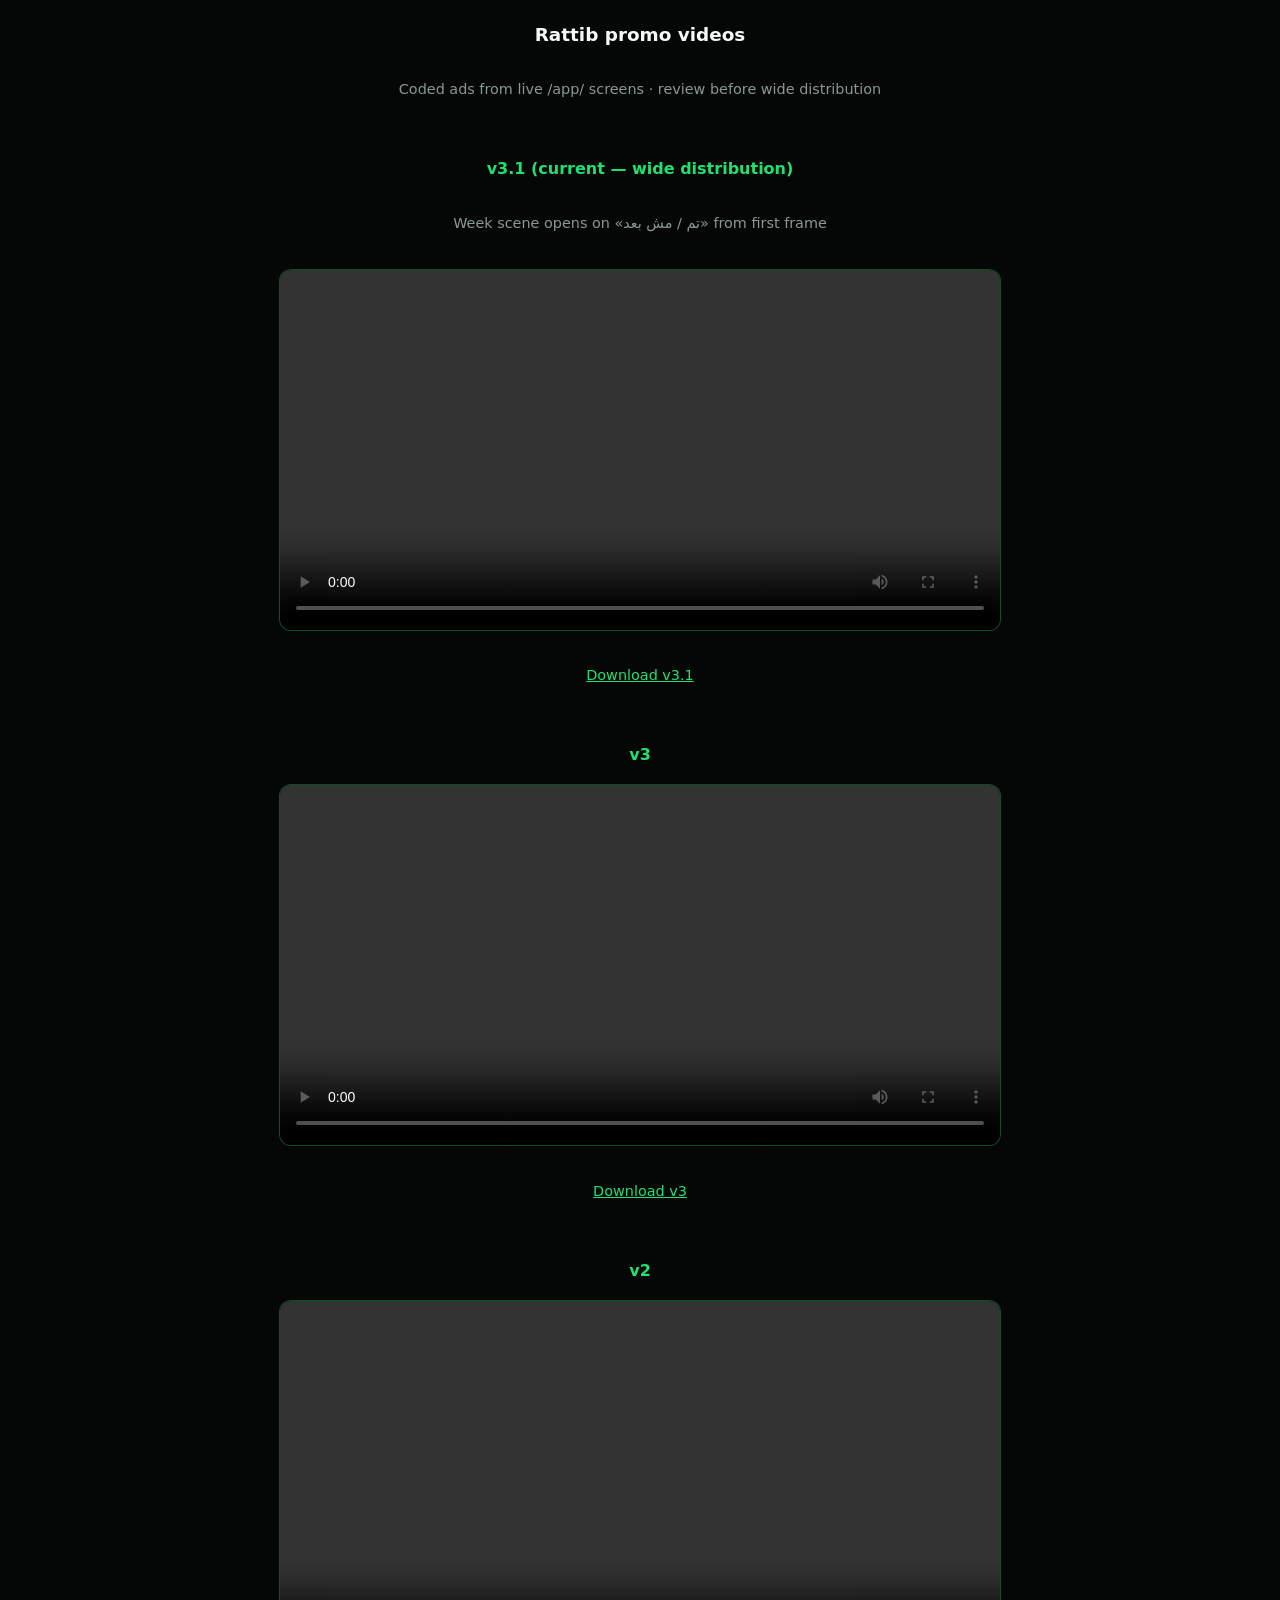
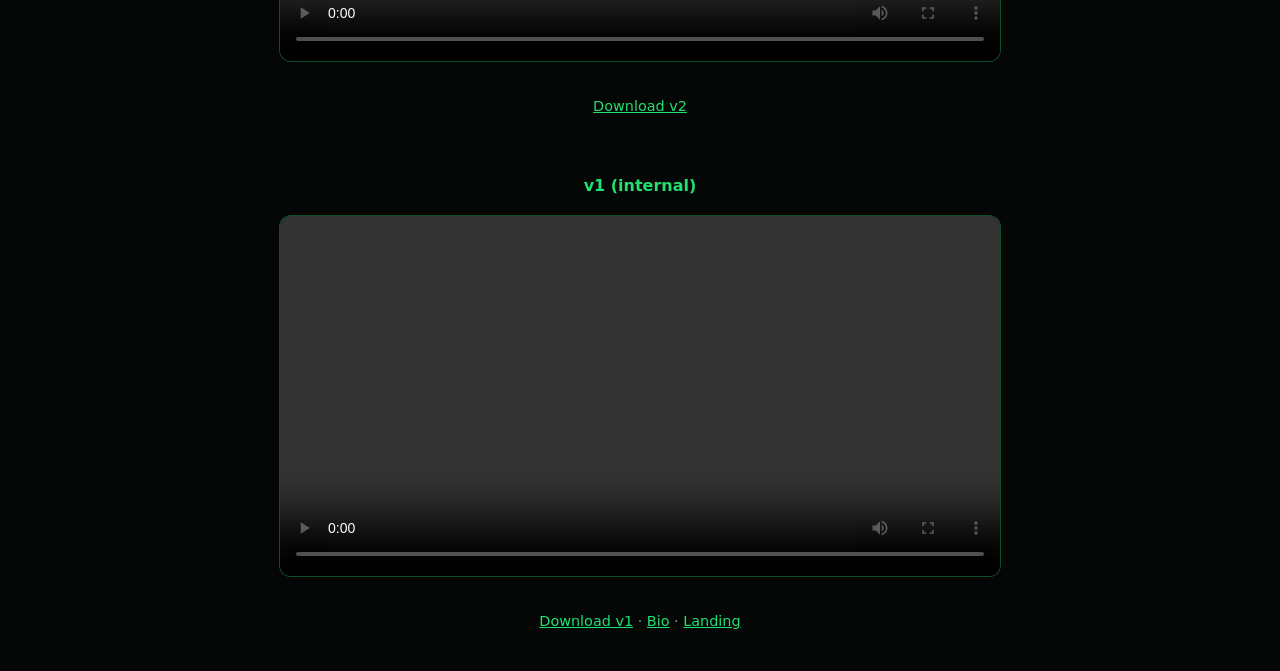
<file: ads/index.html>
<!DOCTYPE html>
<html lang="en">
<head>
<meta charset="UTF-8">
<meta name="viewport" content="width=device-width, initial-scale=1">
<title>Rattib promo · Sarab</title>
<meta name="robots" content="noindex">
<style>
  body{margin:0;background:#050706;color:#F5F8F6;font-family:system-ui,sans-serif;display:flex;flex-direction:column;align-items:center;padding:1.5rem;gap:1.25rem}
  h1{font-size:1.15rem;font-weight:600;margin:0}
  h2{font-size:1rem;font-weight:600;margin:1.5rem 0 0;color:#20E070}
  video{width:min(100%,720px);border-radius:12px;border:1px solid rgba(32,224,112,.35);background:#000}
  a{color:#20E070}
  .meta{color:#8a9a90;font-size:.9rem;text-align:center;max-width:36em;line-height:1.5}
</style>
</head>
<body>
  <h1>Rattib promo videos</h1>
  <p class="meta">Coded ads from live /app/ screens · review before wide distribution</p>

  <h2>v3.1 (current — wide distribution)</h2>
  <p class="meta">Week scene opens on «تم / مش بعد» from first frame</p>
  <video controls playsinline src="rattib-promo-v3.1.mp4"></video>
  <p class="meta"><a href="rattib-promo-v3.1.mp4">Download v3.1</a></p>

  <h2>v3</h2>
  <video controls playsinline src="rattib-promo-v3.mp4"></video>
  <p class="meta"><a href="rattib-promo-v3.mp4">Download v3</a></p>

  <h2>v2</h2>
  <video controls playsinline src="rattib-promo-v2.mp4"></video>
  <p class="meta"><a href="rattib-promo-v2.mp4">Download v2</a></p>

  <h2>v1 (internal)</h2>
  <video controls playsinline src="rattib-promo-v1.mp4"></video>
  <p class="meta"><a href="rattib-promo-v1.mp4">Download v1</a> · <a href="../bio.html">Bio</a> · <a href="../">Landing</a></p>
</body>
</html>
</file>
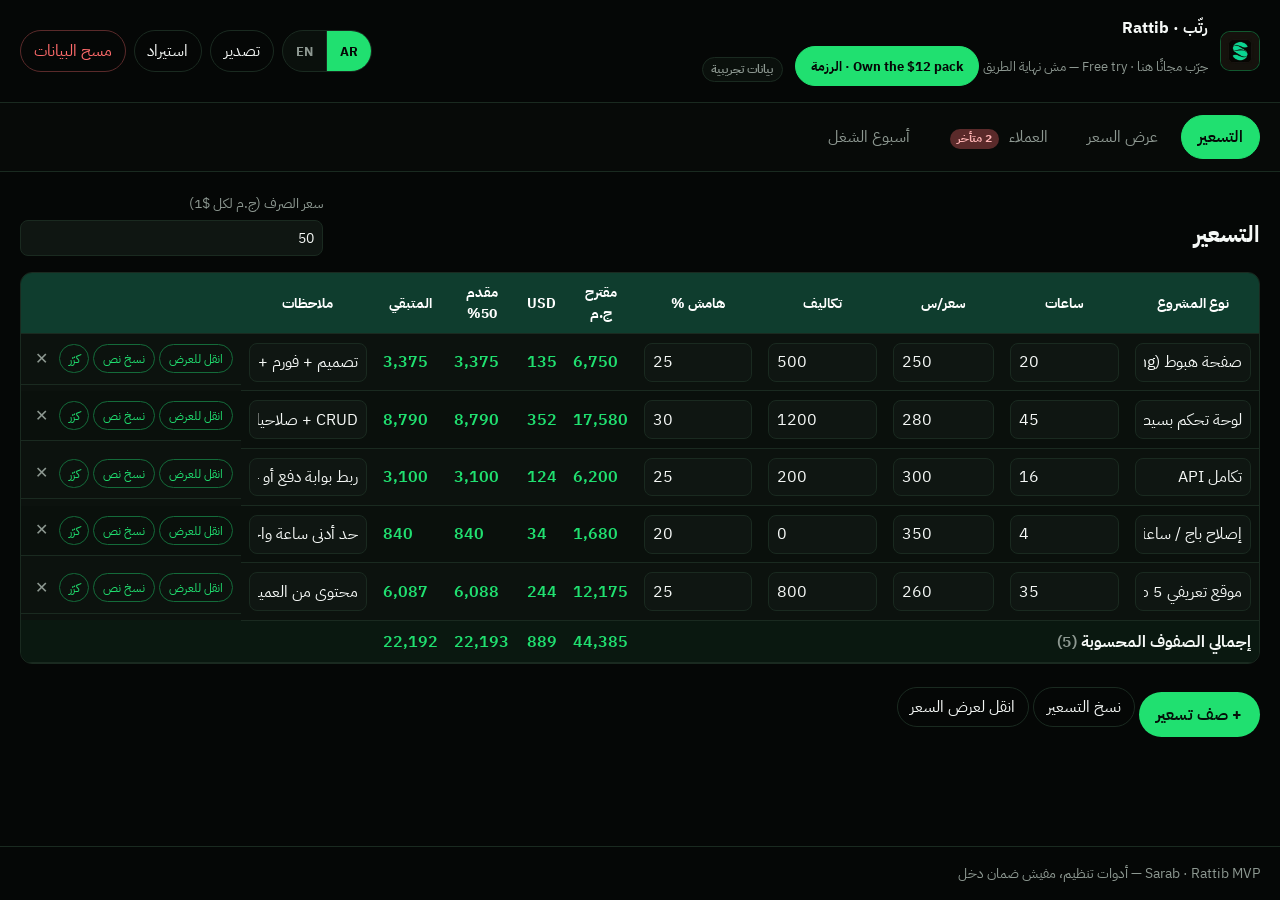
<file: app/index.html>
<!DOCTYPE html>
<html lang="ar" dir="rtl">
<head>
<meta charset="UTF-8">
<meta name="viewport" content="width=device-width, initial-scale=1">
<title>رتّب · Rattib — نظام الفريلانسر في مكان واحد</title>
<meta name="description" content="تسعير + عرض سعر + CRM + أسبوع شغل في تطبيق واحد. منتج من Sarab.">
<link rel="preconnect" href="https://fonts.googleapis.com">
<link href="https://fonts.googleapis.com/css2?family=IBM+Plex+Sans+Arabic:wght@400;500;600;700&display=swap" rel="stylesheet">
<link rel="icon" href="logo-mark.png" type="image/png">
<link rel="stylesheet" href="styles.css">
</head>
<body>
  <header class="top">
    <div class="brand">
      <img class="mark" src="logo-mark.png" width="40" height="40" alt="Sarab" decoding="async">
      <div>
        <strong>رتّب · Rattib</strong>
        <small data-i18n="brand_tag">جرّب مجانًا هنا · Free try — مش نهاية الطريق</small>
        <a class="brand-pack" href="https://whop.com/3a4c1a95-1fd9-4864-9a4c-d293e48194f0/products/10f2ce23-2ff7-4b91-afdd-d1ce251f3f03/" target="_blank" rel="noopener noreferrer">Own the $12 pack · الرزمة</a>
        <span id="demo-seed-chip" class="demo-seed-chip" hidden data-i18n="demo_chip">بيانات تجريبية</span>
      </div>
    </div>
    <div class="actions">
      <div class="lang-toggle" role="group" data-i18n-aria="lang_group" aria-label="اللغة">
        <button type="button" class="lang-btn active" data-lang="ar" aria-pressed="true">AR</button>
        <button type="button" class="lang-btn" data-lang="en" aria-pressed="false">EN</button>
      </div>
      <button type="button" id="btn-export" class="ghost" data-i18n="btn_export" data-i18n-title="btn_export_title" title="تصدير كل البيانات كملف JSON">تصدير</button>
      <button type="button" id="btn-import" class="ghost" data-i18n="btn_import" data-i18n-title="btn_import_title" title="استيراد ملف JSON من تصدير رتّب">استيراد</button>
      <input type="file" id="import-file" accept="application/json,.json" hidden>
      <button type="button" id="btn-reset" class="ghost danger" data-i18n="btn_reset" data-i18n-title="btn_reset_title" title="يرجع للبيانات التجريبية — مش مسح فاضي">مسح البيانات</button>
    </div>
  </header>

  <div id="backup-nudge" class="backup-nudge" hidden role="status">
    <p class="backup-nudge-text" data-i18n="backup_nudge">بياناتك بتفضل في المتصفح بس — صدّر JSON احتياطي عشان متضيعش.</p>
    <div class="backup-nudge-actions">
      <button type="button" id="btn-backup-export" class="primary" data-i18n="btn_backup_export">تصدير الآن</button>
      <button type="button" id="btn-backup-dismiss" class="ghost" data-i18n="btn_backup_dismiss">إخفاء</button>
    </div>
  </div>

  <nav class="tabs" role="tablist">
    <button type="button" class="tab active" data-tab="pricing" data-i18n="tab_pricing">التسعير</button>
    <button type="button" class="tab" data-tab="proposal" data-i18n="tab_proposal">عرض السعر</button>
    <button type="button" class="tab" data-tab="crm"><span data-i18n="tab_crm">العملاء</span> <span id="crm-overdue-badge" class="badge" hidden></span></button>
    <button type="button" class="tab" data-tab="week" data-i18n="tab_week">أسبوع الشغل</button>
  </nav>

  <main>
    <section id="panel-pricing" class="panel active">
      <div class="panel-head">
        <h1 data-i18n="panel_pricing">التسعير</h1>
        <label class="fx"><span data-i18n="fx_label">سعر الصرف (ج.م لكل $1)</span>
          <input type="number" id="fx-rate" min="1" step="0.1" value="50">
        </label>
      </div>
      <div class="table-wrap">
        <table id="pricing-table">
          <thead>
            <tr>
              <th data-i18n="th_type">نوع المشروع</th>
              <th data-i18n="th_hours">ساعات</th>
              <th data-i18n="th_rate">سعر/س</th>
              <th data-i18n="th_costs">تكاليف</th>
              <th data-i18n="th_margin">هامش %</th>
              <th data-i18n="th_price">مقترح ج.م</th>
              <th>USD</th>
              <th id="th-deposit">مقدم 50%</th>
              <th data-i18n="th_balance">المتبقي</th>
              <th data-i18n="th_notes">ملاحظات</th>
              <th></th>
            </tr>
          </thead>
          <tbody></tbody>
          <tfoot id="pricing-tfoot" hidden>
            <tr class="pricing-totals-row">
              <td colspan="5" data-label="الإجمالي"><strong data-i18n="pricing_totals">إجمالي الصفوف المحسوبة</strong> <span class="muted" id="pricing-count"></span></td>
              <td class="calc-cell" data-label="مقترح ج.م"><span class="calc" id="tot-price">—</span></td>
              <td class="calc-cell" data-label="USD"><span class="calc" id="tot-usd">—</span></td>
              <td class="calc-cell" data-label="المقدم"><span class="calc" id="tot-dep">—</span></td>
              <td class="calc-cell" data-label="المتبقي"><span class="calc" id="tot-bal">—</span></td>
              <td colspan="2" data-label=""></td>
            </tr>
          </tfoot>
        </table>
      </div>
      <div class="row-actions pricing-actions">
        <button type="button" id="add-pricing" class="primary" data-i18n="add_pricing">+ صف تسعير</button>
        <button type="button" id="btn-copy-pricing" class="ghost" data-i18n="copy_pricing" data-i18n-title="copy_pricing_title" title="نسخ صفوف التسعير الظاهرة كنص عربي">نسخ التسعير</button>
        <button type="button" id="btn-clear-blank-pricing" class="ghost" hidden data-i18n="clear_blank_pricing" data-i18n-title="clear_blank_pricing_title" title="احذف صفوف التسعير الفاضية (من غير نوع/ساعات/سعر/تكاليف/ملاحظات)">احذف الفارغ</button>
        <button type="button" id="btn-to-proposal" class="ghost" data-i18n="to_proposal" data-i18n-title="to_proposal_title" title="انقل إجمالي التسعير إلى عرض السعر">انقل لعرض السعر</button>
      </div>
    </section>

    <section id="panel-proposal" class="panel">
      <h1 data-i18n="panel_proposal">عرض السعر</h1>
      <div class="form-grid" id="proposal-form"></div>
    </section>

    <section id="panel-crm" class="panel">
      <div class="panel-head">
        <div>
          <h1 data-i18n="panel_crm">متابعة العملاء</h1>
          <p class="muted crm-pipeline" id="crm-pipeline" hidden></p>
        </div>
        <div class="panel-actions">
          <button type="button" id="btn-copy-crm" class="ghost" title="نسخ قائمة المتابعات الظاهرة (حسب التصفية والبحث)" data-i18n="copy_crm" data-i18n-title="copy_crm_title">نسخ المتابعات</button>
          <button type="button" id="btn-snooze-visible" class="ghost" hidden title="تأجيل المتابعة 3 أيام لكل العملاء الظاهرين (عميل محتمل / عرض سعر)" data-i18n="snooze3_all" data-i18n-title="snooze3_all_title">+3 للكل</button>
          <button type="button" id="btn-snooze7-visible" class="ghost" hidden title="تأجيل المتابعة أسبوع لكل العملاء الظاهرين (عميل محتمل / عرض سعر)" data-i18n="snooze7_all" data-i18n-title="snooze7_all_title">+7 للكل</button>
          <button type="button" id="btn-today-visible" class="ghost" hidden title="تعيين المتابعة لليوم لكل العملاء الظاهرين (عميل محتمل / عرض سعر)" data-i18n="today_all" data-i18n-title="today_all_title">اليوم للكل</button>
          <button type="button" id="btn-clear-next-visible" class="ghost" hidden title="مسح موعد المتابعة لكل العملاء الظاهرين (عميل محتمل / عرض سعر)" data-i18n="clear_next_all" data-i18n-title="clear_next_all_title">بدون موعد للكل</button>
          <button type="button" id="btn-mark-contacted-visible" class="ghost" hidden title="تسجيل تواصل لليوم + متابعة بعد 3 أيام للظاهرين المستحقين (متأخر / النهاردة)" data-i18n="contacted_all" data-i18n-title="contacted_all_title">تواصلت للكل</button>
          <button type="button" id="btn-clear-blank-clients" class="ghost" hidden title="احذف العملاء الفاضيين (من غير اسم/تواصل/مصدر/ملاحظات/تواريخ/قيمة)" data-i18n="clear_blank_clients" data-i18n-title="clear_blank_clients_title">احذف الفارغ</button>
          <button type="button" id="add-client" class="primary" data-i18n="add_client">+ عميل</button>
        </div>
      </div>
      <div class="crm-filters" id="crm-filters" role="toolbar" data-i18n-aria="crm_filters_aria" aria-label="تصفية العملاء">
        <button type="button" class="chip active" data-filter="all" data-i18n="filter_all">الكل</button>
        <button type="button" class="chip chip-today" data-filter="today" data-i18n="filter_today">النهاردة</button>
        <button type="button" class="chip chip-late" data-filter="overdue" data-i18n="filter_overdue">متأخر</button>
        <button type="button" class="chip chip-none" data-filter="none" data-i18n="filter_none">بدون موعد</button>
        <button type="button" class="chip" data-filter="lead" data-i18n="filter_lead">عميل محتمل</button>
        <button type="button" class="chip" data-filter="proposal" data-i18n="filter_proposal">عرض سعر</button>
        <button type="button" class="chip" data-filter="won" data-i18n="filter_won">تم الاتفاق</button>
        <button type="button" class="chip" data-filter="lost" data-i18n="filter_lost">خسارة</button>
      </div>
      <label class="crm-search">
        <span class="sr-only" data-i18n="crm_search_sr">بحث في العملاء</span>
        <span class="crm-search-wrap">
          <input type="search" id="crm-search" placeholder="بحث بالاسم / التواصل / المصدر / الملاحظات" data-i18n-placeholder="crm_search_ph" autocomplete="off" enterkeyhint="search">
          <button type="button" id="crm-search-clear" class="crm-search-clear" hidden title="مسح البحث" aria-label="مسح البحث" data-i18n-title="crm_search_clear" data-i18n-aria="crm_search_clear">✕</button>
        </span>
      </label>
      <p class="empty-hint" id="crm-empty" hidden data-i18n="crm_empty_filter">مفيش عملاء في التصفية دي — جرّب «الكل» أو ضيف عميل.</p>
      <div class="table-wrap">
        <table id="crm-table">
          <thead>
            <tr>
              <th data-i18n="th_name">الاسم</th>
              <th data-i18n="th_contact">التواصل</th>
              <th data-i18n="th_source">المصدر</th>
              <th data-i18n="th_status">الحالة</th>
              <th data-i18n="th_last">آخر تواصل</th>
              <th data-i18n="th_next">متابعة تالية</th>
              <th data-i18n="th_value">القيمة</th>
              <th data-i18n="th_notes">ملاحظات</th>
              <th></th>
            </tr>
          </thead>
          <tbody></tbody>
          <tfoot id="crm-tfoot" hidden>
            <tr class="crm-totals-row">
              <td colspan="6" data-label="الإجمالي"><strong data-i18n="crm_totals">إجمالي القيمة الظاهرة</strong> <span class="muted" id="crm-value-count"></span></td>
              <td class="calc-cell" data-label="القيمة"><span class="calc" id="crm-tot-value">—</span></td>
              <td colspan="2" data-label=""></td>
            </tr>
          </tfoot>
        </table>
      </div>
    </section>

    <section id="panel-week" class="panel">
      <div class="panel-head">
        <div>
          <h1 data-i18n="panel_week">أسبوع الشغل</h1>
          <p class="muted"><span data-i18n="week_done_prefix">تم</span> <strong id="week-done">0</strong> <span data-i18n="week_done_mid">من 7 · ساعات التركيز:</span> <strong id="week-total">0</strong></p>
        </div>
        <div class="panel-actions">
          <button type="button" id="btn-copy-today" class="ghost" title="نسخ بطاقة النهاردة كنص عربي" data-i18n="copy_today" data-i18n-title="copy_today_title">نسخ اليوم</button>
          <button type="button" id="btn-copy-week" class="ghost" data-i18n="copy_week">نسخ الملخص</button>
          <button type="button" id="btn-week-done-all" class="ghost" hidden title="علم كل الأيام الناقصة اللي فيها محتوى كمكتملة" data-i18n="week_done_all" data-i18n-title="week_done_all_title">تم للكل</button>
          <button type="button" id="btn-week-clear-all" class="ghost" hidden title="امسح مهام وساعات وتسليمات وعلامة تم لكل الأيام اللي فيها محتوى أو متعلّمة تم" data-i18n="week_clear_all" data-i18n-title="week_clear_all_title">مسح للكل</button>
          <button type="button" id="btn-new-week" class="ghost" data-i18n="new_week">أسبوع جديد</button>
        </div>
      </div>
      <div class="table-wrap">
        <table id="week-table">
          <thead>
            <tr>
              <th data-i18n="th_day">اليوم</th>
              <th data-i18n="th_tasks">المهام</th>
              <th data-i18n="th_focus">ساعات التركيز</th>
              <th data-i18n="th_deliverables">التسليمات</th>
              <th data-i18n="th_done">تم؟</th>
              <th data-i18n="th_actions">إجراءات</th>
            </tr>
          </thead>
          <tbody></tbody>
        </table>
      </div>
    </section>
  </main>

  <footer class="foot">
    <span data-i18n="foot">Sarab · Rattib MVP — أدوات تنظيم، مفيش ضمان دخل</span>
  </footer>
  <div id="toast" class="toast" hidden></div>
  <script src="app.js"></script>
</body>
</html>
</file>
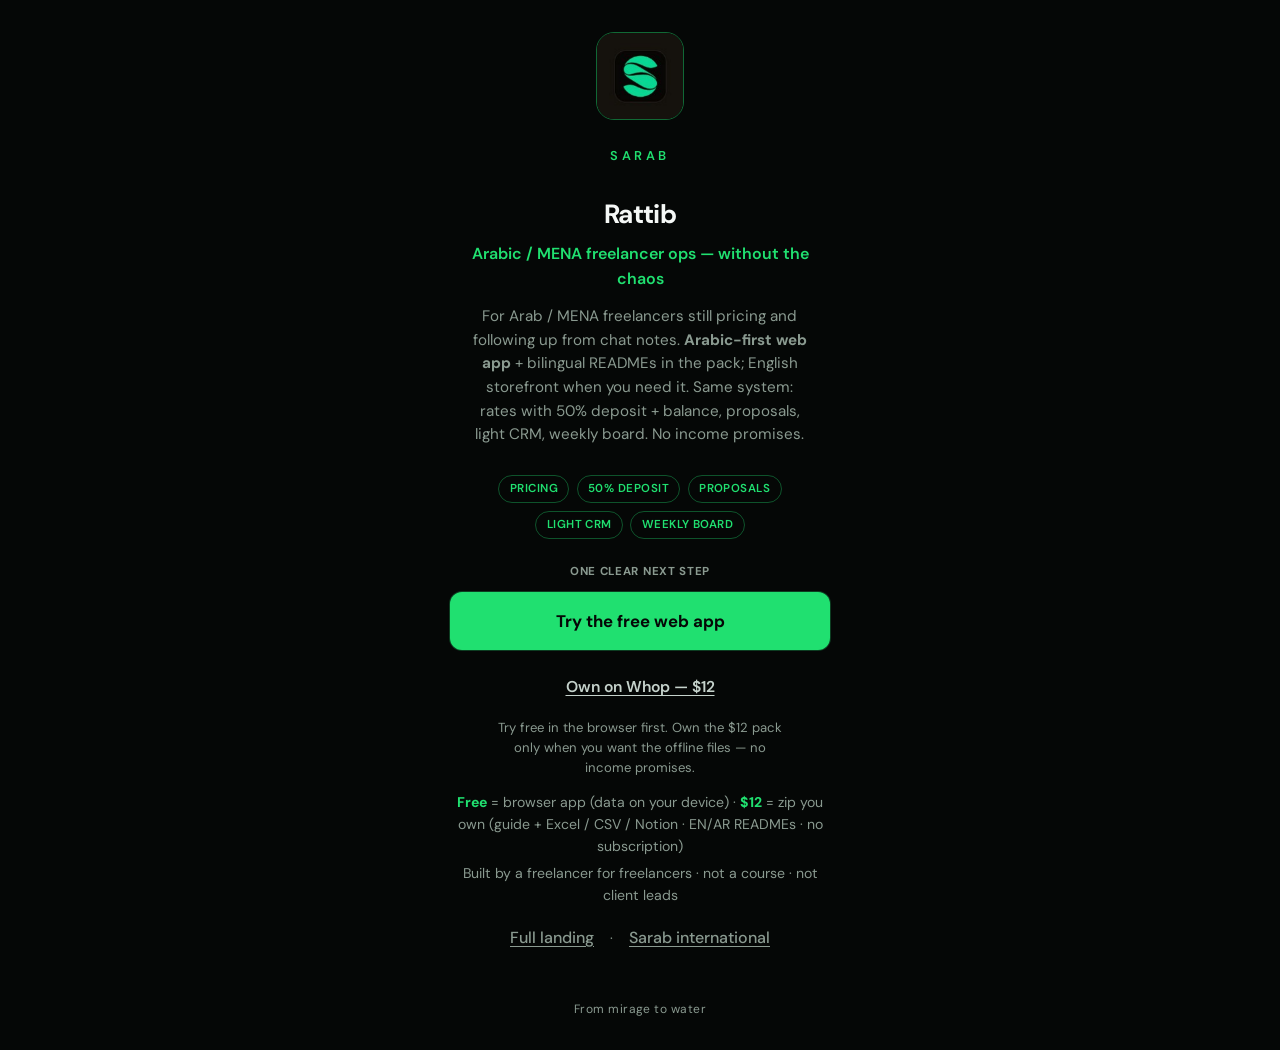
<file: bio.html>
<!DOCTYPE html>
<html lang="en">
<head>
<meta charset="UTF-8">
<meta name="viewport" content="width=device-width, initial-scale=1, viewport-fit=cover">
<title>Rattib · by Sarab</title>
<meta name="description" content="Rattib by Sarab — Arabic / MENA freelancer ops. Try free in the web app, own the $12 Whop pack. Pricing, proposals, light CRM, weekly board. No income promises.">
<meta property="og:title" content="Rattib · by Sarab">
<meta property="og:description" content="Try free in the browser. Own the $12 pack on Whop — pricing · proposals · light CRM · weekly board. No income promises.">
<meta property="og:type" content="website">
<meta property="og:url" content="https://koldoishere.github.io/sarab-rattib-funnel/bio.html">
<meta property="og:image" content="https://koldoishere.github.io/sarab-rattib-funnel/og-share.png">
<meta name="twitter:card" content="summary_large_image">
<link rel="canonical" href="https://koldoishere.github.io/sarab-rattib-funnel/bio.html">
<meta name="theme-color" content="#050706">
<link rel="icon" type="image/png" href="logo-mark.png">
<link rel="apple-touch-icon" href="logo-mark.png">
<link rel="preconnect" href="https://fonts.googleapis.com">
<link rel="preconnect" href="https://fonts.gstatic.com" crossorigin>
<link rel="stylesheet" href="https://fonts.googleapis.com/css2?family=DM+Sans:ital,opsz,wght@0,9..40,400;0,9..40,500;0,9..40,600;0,9..40,700;1,9..40,400&display=swap">
<style>
  :root {
    color-scheme: dark;
    --night: #050706;
    --oasis: #20E070;
    --sand: #F5F8F6;
    --muted: #8a9a90;
  }
  * { box-sizing: border-box; margin: 0; padding: 0; }
  a { -webkit-tap-highlight-color: transparent; }
  body {
    font-family: 'DM Sans', 'Segoe UI', system-ui, sans-serif;
    background: var(--night);
    color: var(--sand);
    min-height: 100vh;
    min-height: 100dvh;
    display: flex;
    flex-direction: column;
    align-items: center;
    justify-content: center;
    padding: calc(2rem + env(safe-area-inset-top, 0px))
             calc(1.25rem + env(safe-area-inset-right, 0px))
             calc(2rem + env(safe-area-inset-bottom, 0px))
             calc(1.25rem + env(safe-area-inset-left, 0px));
    line-height: 1.55;
    text-align: center;
  }
  .card {
    width: 100%;
    max-width: 380px;
  }
  .logo {
    width: 88px;
    height: 88px;
    border-radius: 18px;
    border: 1px solid rgba(32, 224, 112, 0.45);
    margin-bottom: 1.15rem;
    object-fit: contain;
  }
  .wordmark {
    font-size: 0.8rem;
    letter-spacing: 0.28em;
    text-transform: uppercase;
    color: var(--oasis);
    font-weight: 600;
    margin-bottom: 1.75rem;
  }
  h1 {
    font-size: 1.65rem;
    letter-spacing: -0.02em;
    margin-bottom: 0.45rem;
  }
  .tag {
    color: var(--oasis);
    font-weight: 600;
    font-size: 1rem;
    margin-bottom: 0.85rem;
  }
  .blurb {
    color: var(--muted);
    font-size: 0.95rem;
    margin-bottom: 1.75rem;
    max-width: 22em;
    margin-left: auto;
    margin-right: auto;
  }
  .btn {
    display: block;
    width: 100%;
    background: var(--oasis);
    color: var(--night);
    text-decoration: none;
    font-weight: 700;
    padding: 1rem 1.25rem;
    border-radius: 12px;
    font-size: 1.05rem;
    transition: transform .15s, box-shadow .15s;
  }
  .btn:hover {
    transform: translateY(-2px);
    box-shadow: 0 8px 28px rgba(32, 224, 112, .3);
  }
  .btn:focus-visible {
    outline: 3px solid var(--oasis);
    outline-offset: 3px;
  }

  .link-quiet {
    display: inline-flex;
    align-items: center;
    justify-content: center;
    margin-top: 0.95rem;
    min-height: 2.75rem;
    padding: 0.45rem 0.75rem;
    font-size: 0.98rem;
    line-height: 1.35;
    color: #c5d2cb;
    text-decoration: underline;
    text-underline-offset: 3px;
    font-weight: 600;
    border-radius: 8px;
  }
  .link-quiet:hover { color: var(--oasis); }
  .link-quiet:focus-visible {
    outline: 2px solid var(--oasis);
    outline-offset: 3px;
  }
  /* Full landing quieter look, same mobile hit area as secondary link */
  .price .link-quiet {
    margin-top: 0;
    min-height: 2.75rem;
    padding: 0.45rem 0.75rem;
    font-size: 1rem;
    font-weight: 500;
    color: var(--muted);
  }


  /* Keyboard: skip chrome / jump to main (WCAG 2.4.1) — matches landing */
  .skip-link {
    position: absolute;
    left: 0.75rem;
    top: max(0.75rem, env(safe-area-inset-top, 0px));
    z-index: 100;
    padding: 0.55rem 0.9rem;
    border-radius: 8px;
    background: var(--oasis);
    color: var(--night);
    font-weight: 700;
    font-size: 0.9rem;
    text-decoration: none;
    transform: translateY(-160%);
    transition: transform 0.15s ease;
  }
  .skip-link:focus,
  .skip-link:focus-visible {
    transform: translateY(0);
    outline: 2px solid var(--sand);
    outline-offset: 2px;
  }
  @media (prefers-reduced-motion: reduce) {
    .btn { transition: none; }
    .btn:hover { transform: none; box-shadow: none; }
    .skip-link { transition: none; }
  }
  .price {
    margin-top: 0.85rem;
    font-size: 0.88rem;
    color: var(--muted);
  }
  .price.tight { margin-top: 0.35rem; }
  .price.landing-link { margin-top: 0.55rem; }
  .price strong { color: var(--oasis); }
  .cta-honesty {
    margin-top: 0.55rem;
    font-size: 0.82rem;
    color: var(--muted);
    max-width: 22em;
    margin-left: auto;
    margin-right: auto;
  }
  footer {
    margin-top: 2.5rem;
    font-size: 0.75rem;
    color: var(--muted);
    letter-spacing: 0.04em;
  }

  .chips {
    display: flex;
    flex-wrap: wrap;
    gap: 0.45rem;
    justify-content: center;
    margin: 0 auto 1.5rem;
    max-width: 22em;
  }

  .cta-block {
    margin-top: 0.15rem;
  }
  .next-step {
    color: var(--muted);
    font-size: 0.72rem;
    font-weight: 700;
    letter-spacing: 0.06em;
    text-transform: uppercase;
    margin-bottom: 0.65rem;
  }
  .cta-block .btn {
    box-shadow: 0 0 0 1px rgba(32, 224, 112, 0.25);
  }
  .chips span {
    border: 1px solid rgba(32, 224, 112, 0.35);
    color: var(--oasis);
    font-size: 0.72rem;
    font-weight: 600;
    letter-spacing: 0.04em;
    text-transform: uppercase;
    padding: 0.28rem 0.65rem;
    border-radius: 999px;
  }
</style>
</head>
<body data-brand="sarab" data-page="bio">

<a class="skip-link" href="#main">Skip to content</a>

<div class="card" id="main" tabindex="-1">
  <img class="logo" src="logo-mark.png" width="88" height="88" alt="Sarab" decoding="async">
  <div class="wordmark">Sarab</div>
  <h1>Rattib</h1>
  <p class="tag">Arabic / MENA freelancer ops — without the chaos</p>
  <p class="blurb">For Arab / MENA freelancers still pricing and following up from chat notes. <strong>Arabic-first web app</strong> + bilingual READMEs in the pack; English storefront when you need it. Same system: rates with 50% deposit + balance, proposals, light CRM, weekly board. No income promises.</p>
  <div class="chips" aria-label="What’s inside">
    <span>Pricing</span><span>50% deposit</span><span>Proposals</span><span>Light CRM</span><span>Weekly board</span>
  </div>
  <div class="cta-block" role="region" aria-label="Try free or own the pack">
    <p class="next-step">One clear next step</p>
    <a class="btn" href="app/">Try the free web app</a>
    <a class="link-quiet" href="https://whop.com/3a4c1a95-1fd9-4864-9a4c-d293e48194f0/products/10f2ce23-2ff7-4b91-afdd-d1ce251f3f03/" target="_blank" rel="noopener noreferrer">Own on Whop — $12</a>
    <p class="cta-honesty">Try free in the browser first. Own the $12 pack only when you want the offline files — no income promises.</p>
  </div>
  <p class="price"><strong>Free</strong> = browser app (data on your device) · <strong>$12</strong> = zip you own (guide + Excel / CSV / Notion · EN/AR READMEs · no subscription)</p>
  <p class="price tight">Built by a freelancer for freelancers · not a course · not client leads</p>
  <p class="price landing-link"><a class="link-quiet" href="index.html">Full landing</a> · <a class="link-quiet" href="https://koldoishere.github.io/sarab-site/">Sarab international</a></p>
</div>

<footer>From mirage to water</footer>

</body>
</html>
</file>
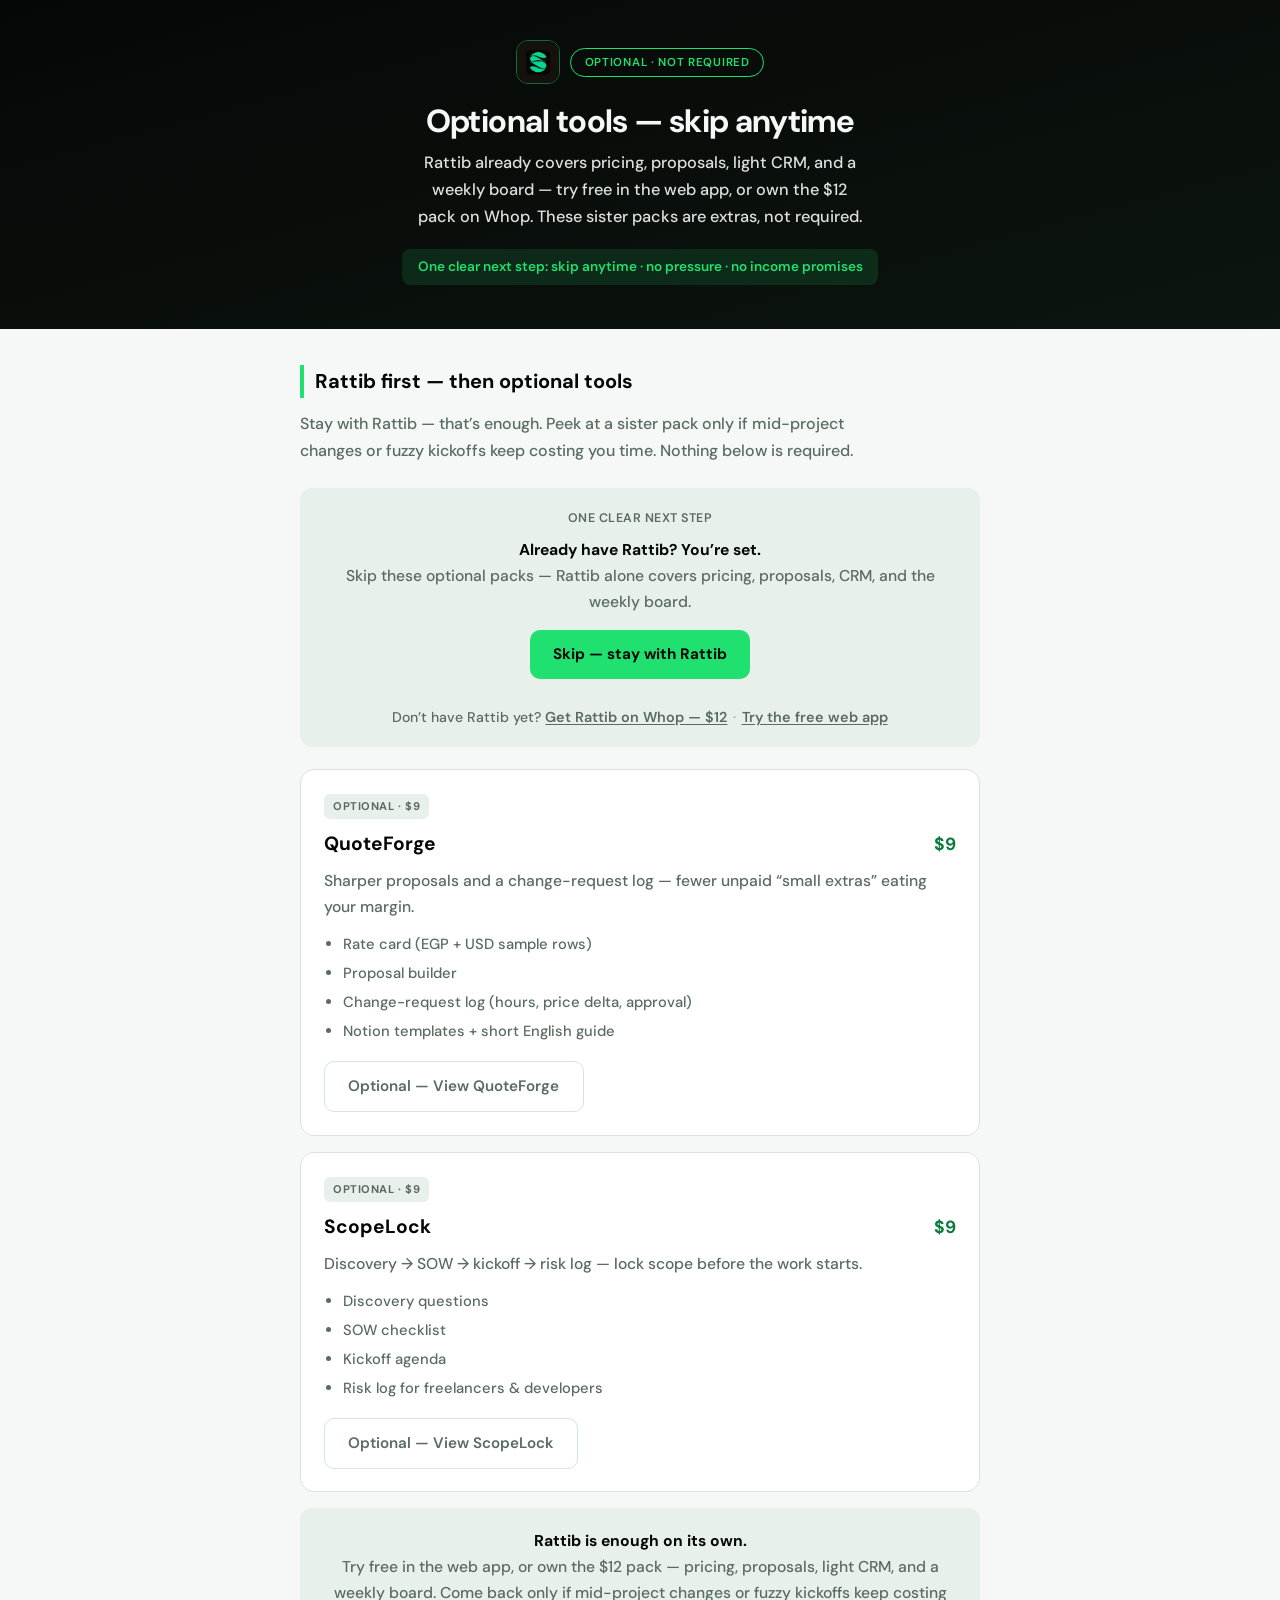
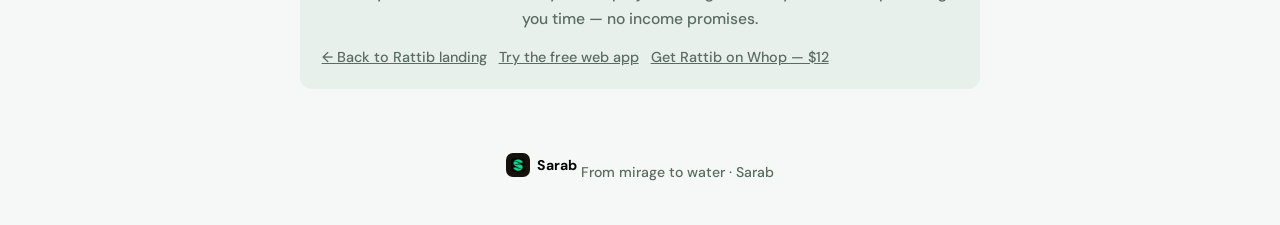
<file: upsell.html>
<!DOCTYPE html>
<html lang="en">
<head>
<meta charset="UTF-8">
<meta name="viewport" content="width=device-width, initial-scale=1, viewport-fit=cover">
<title>Optional next tools — QuoteForge & ScopeLock · Sarab</title>
<meta name="description" content="Optional sister tools after Rattib. One clear next step: skip and stay with Rattib — QuoteForge and ScopeLock are soft offers only. No income promises.">
<meta property="og:title" content="Optional next tools — QuoteForge & ScopeLock · Sarab">
<meta property="og:description" content="One clear next step: skip and stay with Rattib. QuoteForge and ScopeLock are optional — no pressure, no income promises.">
<meta property="og:type" content="website">
<meta property="og:image" content="https://koldoishere.github.io/sarab-rattib-funnel/og-share.png">
<meta property="og:url" content="https://koldoishere.github.io/sarab-rattib-funnel/upsell.html">
<meta name="twitter:card" content="summary_large_image">
<link rel="canonical" href="https://koldoishere.github.io/sarab-rattib-funnel/upsell.html">
<meta name="theme-color" content="#050706">
<link rel="icon" type="image/png" href="logo-mark.png">
<link rel="apple-touch-icon" href="logo-mark.png">
<link rel="preconnect" href="https://fonts.googleapis.com">
<link rel="preconnect" href="https://fonts.gstatic.com" crossorigin>
<link rel="stylesheet" href="https://fonts.googleapis.com/css2?family=DM+Sans:ital,opsz,wght@0,9..40,400;0,9..40,500;0,9..40,600;0,9..40,700;1,9..40,400&display=swap">
<style>
  :root {
    color-scheme: light;
    --night: #050706;
    --oasis: #20E070;
    --sand: #F5F8F6;
    --ink: #121816;
    --muted: #5a6b62;
    --card: #ffffff;
    --line: #d8e3dc;
    --night-soft: #0c1510;
  }
  * { box-sizing: border-box; margin: 0; padding: 0; }
  html {
    scroll-behavior: smooth;
    /* Keep focus / in-page anchors clear of mobile sticky Skip (WCAG 2.4.11) */
    scroll-padding-bottom: calc(7.5rem + env(safe-area-inset-bottom, 0px));
  }
  body {
    font-family: 'DM Sans', 'Segoe UI', system-ui, sans-serif;
    background: var(--sand);
    color: var(--ink);
    line-height: 1.65;
    font-weight: 500;
  }
  a { color: var(--night); -webkit-tap-highlight-color: transparent; }
  .wrap { max-width: 720px; margin: 0 auto; padding: 0 1.25rem; }

  header {
    background: linear-gradient(165deg, var(--night) 0%, var(--night-soft) 100%);
    color: var(--sand);
    padding: calc(2.5rem + env(safe-area-inset-top, 0px)) 0 2.75rem;
    text-align: center;
  }
  .brand-row {
    display: inline-flex;
    align-items: center;
    gap: 0.65rem;
    margin-bottom: 1.1rem;
  }
  .brand-row img {
    width: 44px; height: 44px;
    border-radius: 12px;
    border: 1px solid rgba(32, 224, 112, 0.45);
  }
  .pill {
    border: 1px solid var(--oasis);
    color: var(--oasis);
    padding: 0.25rem 0.85rem;
    border-radius: 999px;
    font-size: 0.72rem;
    letter-spacing: 0.06em;
    text-transform: uppercase;
    font-weight: 600;
  }
  header h1 {
    font-size: clamp(1.55rem, 5vw, 2rem);
    letter-spacing: -0.02em;
    margin-bottom: 0.65rem;
    line-height: 1.2;
  }
  header p {
    max-width: 28em;
    margin: 0 auto;
    opacity: 0.9;
    font-size: 1.02rem;
  }
  .soft-badge {
    display: inline-block;
    margin-top: 1.15rem;
    background: rgba(32, 224, 112, 0.12);
    color: var(--oasis);
    font-size: 0.85rem;
    font-weight: 600;
    padding: 0.4rem 0.95rem;
    border-radius: 8px;
  }

  section { padding: 2.25rem 0; }
  section h2 {
    color: var(--night);
    font-size: 1.25rem;
    margin-bottom: 0.85rem;
    border-left: 4px solid var(--oasis);
    padding-left: 0.7rem;
  }

  .intro {
    color: var(--muted);
    margin-bottom: 1.5rem;
    max-width: 38em;
  }

  .tool {
    background: var(--card);
    border: 1px solid var(--line);
    border-radius: 14px;
    padding: 1.4rem 1.45rem;
    margin-bottom: 1rem;
  }
  .tool-top {
    display: flex;
    flex-wrap: wrap;
    align-items: baseline;
    justify-content: space-between;
    gap: 0.5rem;
    margin-bottom: 0.55rem;
  }
  .tool h3 { font-size: 1.2rem; color: var(--night); }
  .price {
    font-weight: 700;
    color: #0a7a3c;
    font-size: 1.1rem;
  }
  .optional-tag {
    display: inline-block;
    font-size: 0.7rem;
    font-weight: 700;
    letter-spacing: 0.05em;
    text-transform: uppercase;
    color: var(--muted);
    background: #e8f0eb;
    padding: 0.2rem 0.55rem;
    border-radius: 6px;
    margin-bottom: 0.55rem;
  }
  .tool p { color: var(--muted); font-size: 0.98rem; margin-bottom: 0.75rem; }
  .tool ul {
    padding-left: 1.15rem;
    color: var(--muted);
    font-size: 0.92rem;
    margin-bottom: 1.1rem;
  }
  .tool li { margin-bottom: 0.3rem; }

  .btn {
    display: inline-block;
    background: var(--oasis);
    color: var(--night);
    text-decoration: none;
    font-weight: 700;
    padding: 0.75rem 1.45rem;
    border-radius: 10px;
    transition: transform .15s, box-shadow .15s;
    font-size: 0.95rem;
  }
  .btn:hover { transform: translateY(-2px); box-shadow: 0 8px 24px rgba(32, 224, 112, .25); }
  .btn:focus-visible {
    outline: 3px solid var(--oasis);
    outline-offset: 3px;
  }
  a:focus-visible {
    outline: 2px solid var(--oasis);
    outline-offset: 3px;
  }
  .reassure a.plain:focus-visible {
    outline: 2px solid var(--oasis);
    outline-offset: 3px;
    border-radius: 4px;
  }
  @media (prefers-reduced-motion: reduce) {
    .btn { transition: none; }
    .btn:hover { transform: none; box-shadow: none; }
  }
  .btn-outline {
    background: transparent;
    color: var(--night);
    border: 1.5px solid var(--line);
  }
  .btn-outline:hover { border-color: var(--oasis); box-shadow: none; }
  .btn-soft {
    background: transparent;
    color: var(--muted);
    border: 1.5px solid var(--line);
    font-weight: 600;
  }
  .btn-soft:hover {
    border-color: var(--oasis);
    color: var(--night);
    box-shadow: none;
    transform: none;
  }
  .primary-label {
    font-size: 0.78rem;
    font-weight: 600;
    letter-spacing: 0.04em;
    text-transform: uppercase;
    color: var(--muted);
    margin-bottom: 0.55rem;
  }
  .quiet-row {
    margin-top: 0.75rem;
    font-size: 0.85rem;
    color: var(--muted);
  }
  .quiet-row a.plain {
    margin-top: 0;
    color: var(--muted);
    text-decoration: underline;
    text-underline-offset: 3px;
  }
  .quiet-row .sep {
    margin: 0 0.35rem;
    opacity: 0.55;
  }

  .reassure {
    background: #e8f0eb;
    border-radius: 12px;
    padding: 1.25rem 1.35rem;
    text-align: center;
    color: var(--muted);
    font-size: 0.98rem;
  }
  .reassure strong { color: var(--night); }
  .reassure a.plain {
    display: inline-block;
    margin-top: 0.85rem;
    color: var(--muted);
    font-size: 0.9rem;
  }
  .reassure .footer-links {
    margin-top: 0.85rem;
    display: flex;
    flex-wrap: wrap;
    gap: 0.35rem 0.75rem;
    align-items: center;
  }
  .reassure .footer-links a.plain { margin-top: 0; }
  .btn-primary-skip {
    margin-top: 0.95rem;
    min-height: 2.75rem;
    display: inline-flex;
    align-items: center;
    justify-content: center;
  }
  /* Ep4: one PRIMARY Skip; no-Rattib paths stay quiet (Whop label locked) */
  .quiet-row {
    margin-top: 0.85rem;
    font-size: 0.88rem;
    color: var(--muted);
    line-height: 1.45;
  }
  .quiet-row .sep { margin: 0 0.35rem; opacity: 0.55; }
  .quiet-row a.plain {
    color: var(--muted);
    text-decoration: underline;
    text-underline-offset: 2px;
    font-weight: 600;
  }
  .quiet-row a.plain:hover { color: var(--oasis); }
  .quiet-row a.plain:focus-visible {
    outline: 2px solid var(--oasis);
    outline-offset: 2px;
    border-radius: 4px;
  }


  /* Keyboard: skip sticky / jump to main (WCAG 2.4.1) */
  .skip-link {
    position: absolute;
    left: 0.75rem;
    top: max(0.75rem, env(safe-area-inset-top, 0px));
    z-index: 100;
    padding: 0.55rem 0.9rem;
    border-radius: 8px;
    background: var(--oasis);
    color: var(--night);
    font-weight: 700;
    font-size: 0.9rem;
    text-decoration: none;
    transform: translateY(-160%);
    transition: transform 0.15s ease;
  }
  .skip-link:focus,
  .skip-link:focus-visible {
    transform: translateY(0);
    outline: 2px solid var(--sand);
    outline-offset: 2px;
  }
  @media (prefers-reduced-motion: reduce) {
    .skip-link { transition: none; }
  }

  /* Sticky primary action on mobile — Ep4: one clear next action */
  .sticky-skip {
    display: none;
    position: fixed;
    left: 0; right: 0; bottom: 0;
    z-index: 40;
    background: rgba(5, 7, 6, 0.96);
    border-top: 1px solid rgba(32, 224, 112, 0.35);
    padding: 0.75rem 1rem calc(0.75rem + env(safe-area-inset-bottom, 0px));
    box-shadow: 0 -8px 28px rgba(0,0,0,.25);
  }
  .sticky-skip .inner {
    max-width: 720px;
    margin: 0 auto;
    display: flex;
    align-items: center;
    justify-content: space-between;
    gap: 0.75rem;
  }
  .sticky-skip .hint {
    color: rgba(245,248,246,0.75);
    font-size: 0.78rem;
    line-height: 1.3;
  }
  .sticky-skip-copy {
    display: flex;
    flex-direction: column;
    align-items: flex-start;
    gap: 0.1rem;
    min-width: 0;
  }
  /* Same mobile hit area as landing sticky Free preview */
  .sticky-skip .link-quiet {
    color: rgba(245,248,246,0.7);
    font-size: 0.82rem;
    font-weight: 600;
    text-decoration: underline;
    text-underline-offset: 2px;
    min-height: 2.75rem;
    padding: 0 0.35rem;
    display: inline-flex;
    align-items: center;
    -webkit-tap-highlight-color: transparent;
  }
  .sticky-skip .link-quiet:hover { color: var(--oasis); }
  .sticky-skip .link-quiet:focus-visible {
    outline: 2px solid var(--oasis);
    outline-offset: 2px;
    border-radius: 4px;
  }
  .sticky-skip .btn {
    flex-shrink: 0;
    min-height: 2.75rem;
    padding: 0.7rem 1.1rem;
    font-size: 0.9rem;
    display: inline-flex;
    align-items: center;
    justify-content: center;
  }
  @media (max-width: 720px) {
    .sticky-skip { display: block; }
    body { padding-bottom: calc(7.25rem + env(safe-area-inset-bottom, 0px)); }
  }
  @media (min-width: 721px) {
    html { scroll-padding-bottom: 0; }
  }

  footer {
    text-align: center;
    padding: 1.75rem 1rem 2.5rem;
    color: var(--muted);
    font-size: 0.88rem;
  }
  footer .mark {
    display: inline-flex;
    align-items: center;
    gap: 0.45rem;
    margin-bottom: 0.4rem;
  }
  footer .mark img { width: 24px; height: 24px; border-radius: 7px; }
</style>
</head>
<body data-brand="sarab" data-page="upsell">

<a class="skip-link" href="#main">Skip to content</a>

<header id="main" tabindex="-1">
  <div class="wrap">
    <div class="brand-row">
      <img src="logo-mark.png" width="44" height="44" alt="Sarab" decoding="async">
      <span class="pill">Optional · not required</span>
    </div>
    <h1>Optional tools — skip anytime</h1>
    <p>Rattib already covers pricing, proposals, light CRM, and a weekly board — try free in the web app, or own the $12 pack on Whop. These sister packs are extras, not required.</p>
    <div class="soft-badge">One clear next step: skip anytime · no pressure · no income promises</div>
  </div>
</header>

<section>
  <div class="wrap">
    <h2>Rattib first — then optional tools</h2>
    <p class="intro">Stay with Rattib — that’s enough. Peek at a sister pack only if mid-project changes or fuzzy kickoffs keep costing you time. Nothing below is required.</p>

    <div class="reassure" style="margin-bottom:1.35rem" role="region" aria-label="Primary next action">
      <p class="primary-label">One clear next step</p>
      <strong>Already have Rattib? You’re set.</strong><br>
      Skip these optional packs — Rattib alone covers pricing, proposals, CRM, and the weekly board.
      <br>
      <a class="btn btn-primary-skip" href="index.html">Skip — stay with Rattib</a>
      <p class="quiet-row">Don’t have Rattib yet? <a class="plain" href="https://whop.com/3a4c1a95-1fd9-4864-9a4c-d293e48194f0/products/10f2ce23-2ff7-4b91-afdd-d1ce251f3f03/" target="_blank" rel="noopener noreferrer">Get Rattib on Whop — $12</a><span class="sep">·</span><a class="plain" href="app/">Try the free web app</a></p>
    </div>

    <div class="tool">
      <span class="optional-tag">Optional · $9</span>
      <div class="tool-top">
        <h3>QuoteForge</h3>
        <span class="price">$9</span>
      </div>
      <p>Sharper proposals and a change-request log — fewer unpaid “small extras” eating your margin.</p>
      <ul>
        <li>Rate card (EGP + USD sample rows)</li>
        <li>Proposal builder</li>
        <li>Change-request log (hours, price delta, approval)</li>
        <li>Notion templates + short English guide</li>
      </ul>
      <a class="btn btn-soft" href="https://whop.com/3a4c1a95-1fd9-4864-9a4c-d293e48194f0/quoteforge-proposal-change-request-pack-for-freelancers/" target="_blank" rel="noopener noreferrer">Optional — View QuoteForge</a>
    </div>

    <div class="tool">
      <span class="optional-tag">Optional · $9</span>
      <div class="tool-top">
        <h3>ScopeLock</h3>
        <span class="price">$9</span>
      </div>
      <p>Discovery → SOW → kickoff → risk log — lock scope before the work starts.</p>
      <ul>
        <li>Discovery questions</li>
        <li>SOW checklist</li>
        <li>Kickoff agenda</li>
        <li>Risk log for freelancers &amp; developers</li>
      </ul>
      <a class="btn btn-soft" href="https://whop.com/3a4c1a95-1fd9-4864-9a4c-d293e48194f0/products/scopelock-kickoff-scope-control-pack-for-freelancers-devs/" target="_blank" rel="noopener noreferrer">Optional — View ScopeLock</a>
    </div>

    <div class="reassure">
      <strong>Rattib is enough on its own.</strong><br>
      Try free in the web app, or own the $12 pack — pricing, proposals, light CRM, and a weekly board. Come back only if mid-project changes or fuzzy kickoffs keep costing you time — no income promises.
      <div class="footer-links">
        <a class="plain" href="index.html">← Back to Rattib landing</a>
        <a class="plain" href="app/">Try the free web app</a>
        <a class="plain" href="https://whop.com/3a4c1a95-1fd9-4864-9a4c-d293e48194f0/products/10f2ce23-2ff7-4b91-afdd-d1ce251f3f03/" target="_blank" rel="noopener noreferrer">Get Rattib on Whop — $12</a>
      </div>
    </div>
  </div>
</section>

<div class="sticky-skip" role="region" aria-label="Skip optional tools">
  <div class="inner">
    <div class="sticky-skip-copy">
      <span class="hint">One clear next step · skip optional packs</span>
      <a class="link-quiet" href="app/">Free preview</a>
    </div>
    <a class="btn" href="index.html">Skip — stay with Rattib</a>
  </div>
</div>

<footer>
  <div class="wrap">
    <div class="mark">
      <img src="logo-mark.png" width="24" height="24" alt="" decoding="async">
      <strong style="color:var(--night)">Sarab</strong>
    </div>
    From mirage to water · Sarab
  </div>
</footer>

</body>
</html>
</file>
<file: app/styles.css>
:root {
  --bg: #050706;
  --card: #0c120e;
  --border: #1a2a20;
  --green: #20e070;
  --green-dim: #146b3a;
  --text: #f5f8f6;
  --muted: #8d9891;
  --danger: #ff6b6b;
  --row: #0a100c;
  --input: #0f1612;
  --radius: 12px;
  --font: "IBM Plex Sans Arabic", "Segoe UI", Tahoma, sans-serif;
}
* { box-sizing: border-box; }
html, body { margin: 0; min-height: 100%; background: var(--bg); color: var(--text); font-family: var(--font); }
body { display: flex; flex-direction: column; min-height: 100vh; }
.top {
  display: flex; justify-content: space-between; align-items: center; gap: 1rem;
  padding: 1rem 1.25rem; border-bottom: 1px solid var(--border); flex-wrap: wrap;
}
.brand { display: flex; gap: .75rem; align-items: center; }
.brand .mark {
  width: 40px; height: 40px; border-radius: 10px;
  object-fit: cover; display: block; flex-shrink: 0;
  background: #0a100c;
  border: 1px solid rgba(32, 224, 112, 0.35);
}
.brand strong { display: block; }
.brand small { color: var(--muted); }
.brand-pack {
  display: inline-flex; align-items: center; margin-top: .4rem;
  min-height: 2.5rem; padding: .35rem .9rem;
  font-size: .82rem; font-weight: 700; color: var(--bg);
  background: var(--green); border-radius: 999px;
  text-decoration: none; border: 1px solid var(--green);
}
.brand-pack:hover { background: #7dffb0; border-color: #7dffb0; color: var(--bg); }
.brand-pack:focus-visible { outline: 2px solid #fff; outline-offset: 2px; }
.demo-seed-chip {
  display: inline-flex; align-items: center; margin-inline-start: .5rem; margin-top: .35rem;
  min-height: 1.6rem; padding: .1rem .55rem;
  font-size: .72rem; font-weight: 600; color: var(--muted);
  border: 1px solid var(--border); border-radius: 999px; background: #0a100c;
  vertical-align: middle;
}
.demo-seed-chip[hidden] { display: none !important; }

.backup-nudge {
  display: flex;
  flex-wrap: wrap;
  align-items: center;
  justify-content: space-between;
  gap: .65rem 1rem;
  padding: .7rem 1.25rem;
  border-bottom: 1px solid var(--border);
  background: #070a08;
}
.backup-nudge[hidden] { display: none !important; }
.backup-nudge-text {
  margin: 0;
  flex: 1 1 14rem;
  color: var(--muted);
  font-size: .9rem;
  line-height: 1.45;
}
.backup-nudge-actions {
  display: flex;
  flex-wrap: wrap;
  gap: .5rem;
  align-items: center;
}
.backup-nudge .primary {
  margin-top: 0;
  padding: .45rem .95rem;
  font-size: .88rem;
}
.backup-nudge .ghost {
  padding: .45rem .85rem;
  font-size: .88rem;
}
.actions { display: flex; gap: .5rem; flex-wrap: wrap; }

/* Language toggle (AR | EN) — header chrome */
.lang-toggle {
  display: inline-flex;
  align-items: stretch;
  border: 1px solid var(--border);
  border-radius: 999px;
  overflow: hidden;
  background: #0a100c;
}
.lang-btn {
  appearance: none;
  border: 0;
  background: transparent;
  color: var(--muted);
  font: inherit;
  font-size: .82rem;
  font-weight: 700;
  letter-spacing: .02em;
  min-height: 2.5rem;
  min-width: 2.75rem;
  padding: .35rem .7rem;
  cursor: pointer;
}
.lang-btn + .lang-btn {
  border-inline-start: 1px solid var(--border);
}
.lang-btn.active {
  background: var(--green);
  color: var(--bg);
}
.lang-btn:focus-visible {
  outline: 2px solid #fff;
  outline-offset: 2px;
  z-index: 1;
}
@media (max-width: 700px) {
  .lang-toggle .lang-btn {
    min-height: 44px;
    min-width: 44px;
    padding: .35rem .65rem;
    display: inline-flex;
    align-items: center;
    justify-content: center;
    box-sizing: border-box;
  }
}

.tabs {
  display: flex; gap: .35rem; padding: .75rem 1.25rem;
  border-bottom: 1px solid var(--border); background: #070a08;
  flex-wrap: nowrap;
  overflow-x: auto;
  -webkit-overflow-scrolling: touch;
  scrollbar-width: thin;
}
.tab {
  background: transparent; border: 1px solid transparent; color: var(--muted);
  padding: .55rem 1rem; border-radius: 999px; cursor: pointer; white-space: nowrap; font: inherit;
  flex: 0 0 auto;
}
@media (max-width: 700px) {
  .tabs {
    padding: .55rem .75rem;
    gap: .25rem;
    flex-wrap: nowrap;
    overflow-x: auto;
  }
  .tabs .tab {
    min-height: 44px;
    padding: .4rem .72rem;
    display: inline-flex;
    align-items: center;
    justify-content: center;
    box-sizing: border-box;
    font-size: .88rem;
  }
  .badge { font-size: .68rem; padding: .08rem .35rem; margin-inline-start: .2rem; }
}
.tab.active { color: var(--bg); background: var(--green); border-color: var(--green); font-weight: 600; }
main { flex: 1; padding: 1.25rem; max-width: 1400px; width: 100%; margin: 0 auto; }
.panel { display: none; }
.panel.active { display: block; }
.panel-head { display: flex; justify-content: space-between; align-items: end; gap: 1rem; flex-wrap: wrap; margin-bottom: 1rem; }
.panel-actions { display: flex; gap: .5rem; flex-wrap: wrap; align-items: center; }
h1 { margin: 0 0 .25rem; font-size: 1.45rem; }
.muted { color: var(--muted); margin: 0; }
.fx { display: flex; flex-direction: column; gap: .35rem; color: var(--muted); font-size: .9rem; }
.table-wrap { overflow-x: auto; border: 1px solid var(--border); border-radius: var(--radius); background: var(--card); }
table { width: 100%; border-collapse: collapse; min-width: 900px; }
th, td { padding: .55rem .5rem; border-bottom: 1px solid var(--border); vertical-align: middle; }
th { background: #0f3d2e; color: #fff; font-size: .85rem; position: sticky; top: 0; }
tr:nth-child(even) td { background: var(--row); }
input, select, textarea {
  width: 100%; background: var(--input); color: var(--text); border: 1px solid var(--border);
  border-radius: 8px; padding: .4rem .5rem; font: inherit;
}
textarea { min-height: 64px; resize: vertical; }
td.num input { text-align: left; font-variant-numeric: tabular-nums; direction: ltr; }
.calc { color: var(--green); font-weight: 600; font-variant-numeric: tabular-nums; direction: ltr; display: block; text-align: left; }
button { font: inherit; cursor: pointer; }
.primary {
  margin-top: 1rem; background: var(--green); color: #04110a; border: none;
  padding: .65rem 1.1rem; border-radius: 999px; font-weight: 700;
}
.ghost {
  background: transparent; color: var(--text); border: 1px solid var(--border);
  padding: .45rem .8rem; border-radius: 999px;
}
.ghost.danger { color: var(--danger); border-color: #5a2a2a; }
.icon-btn { background: transparent; border: none; color: var(--muted); padding: .25rem .4rem; }
.form-grid {
  display: grid; grid-template-columns: repeat(auto-fit, minmax(240px, 1fr)); gap: .9rem;
  background: var(--card); border: 1px solid var(--border); border-radius: var(--radius); padding: 1rem;
}
.form-grid label { display: flex; flex-direction: column; gap: .35rem; color: var(--muted); font-size: .9rem; }
.form-grid .full { grid-column: 1 / -1; }
.foot { padding: 1rem 1.25rem; color: var(--muted); border-top: 1px solid var(--border); font-size: .85rem; }

tr.overdue td { box-shadow: inset 3px 0 0 var(--danger); }
tr.overdue input[data-k="next"], tr.overdue select[data-k="status"] {
  border-color: #7a3030; color: #ffb4b4;
}
@media (max-width: 700px) {
  /* Pricing / CRM / week: stack rows as cards on narrow screens */
  #panel-pricing .table-wrap,
  #panel-crm .table-wrap,
  #panel-week .table-wrap {
    overflow: visible;
    border: none;
    background: transparent;
    border-radius: 0;
  }
  #panel-pricing table,
  #panel-crm table,
  #panel-week table {
    min-width: 0;
    width: 100%;
    display: block;
  }
  #panel-pricing thead,
  #panel-crm thead,
  #panel-week thead { display: none; }
  #panel-pricing tbody,
  #panel-crm tbody,
  #panel-week tbody {
    display: flex;
    flex-direction: column;
    gap: .75rem;
  }
  #panel-pricing tr,
  #panel-crm tr,
  #panel-week tr {
    display: grid;
    grid-template-columns: 1fr 1fr;
    gap: .55rem .65rem;
    padding: .85rem;
    background: var(--card);
    border: 1px solid var(--border);
    border-radius: var(--radius);
  }
  #panel-pricing tr:nth-child(even) td,
  #panel-crm tr:nth-child(even) td,
  #panel-week tr:nth-child(even) td { background: transparent; }
  #panel-pricing td,
  #panel-crm td,
  #panel-week td {
    display: flex;
    flex-direction: column;
    gap: .25rem;
    padding: 0;
    border: none;
    min-width: 0;
  }
  #panel-pricing td::before,
  #panel-crm td::before,
  #panel-week td::before {
    content: attr(data-label);
    color: var(--muted);
    font-size: .72rem;
    font-weight: 600;
  }
  #panel-pricing td:nth-child(1),
  #panel-pricing td:nth-child(10),
  #panel-pricing td:nth-child(11) {
    grid-column: 1 / -1;
  }
  #panel-crm td:nth-child(1),
  #panel-crm td:nth-child(8),
  #panel-crm td:nth-child(9) {
    grid-column: 1 / -1;
  }
  #panel-week td:nth-child(1),
  #panel-week td:nth-child(2),
  #panel-week td:nth-child(4) {
    grid-column: 1 / -1;
  }
  #panel-pricing td.calc-cell {
    background: #0a1610;
    border: 1px solid var(--border);
    border-radius: 8px;
    padding: .4rem .5rem;
  }
  #panel-pricing .row-actions,
  #panel-crm .row-actions {
    justify-content: flex-start;
    flex-wrap: wrap;
    gap: .5rem;
    white-space: normal;
  }
  /* Primary action full-width; نسخ + ✕ on the next row (Roli mobile crowding after #28) */
  #panel-pricing .row-actions {
    display: grid;
    grid-template-columns: 1fr auto auto;
    align-items: center;
    gap: .4rem .5rem;
    width: 100%;
  }
  #panel-pricing .row-actions [data-use] {
    grid-column: 1 / -1;
    width: 100%;
    justify-content: center;
  }
  #panel-pricing .row-actions [data-dup],
  #panel-pricing .row-actions .icon-btn {
    justify-self: start;
  }
  #panel-pricing .row-actions .icon-btn {
    justify-self: end;
  }
  /* CRM: wrap واتساب/تواصلت; keep نسخ + ✕ on a compact trailing row */
  #panel-crm .row-actions {
    display: flex;
    flex-wrap: wrap;
    gap: .4rem .5rem;
    width: 100%;
  }
  #panel-crm .row-actions [data-dup],
  #panel-crm .row-actions .icon-btn {
    margin-inline-start: 0;
  }
  #panel-crm tr.overdue {
    box-shadow: inset 3px 0 0 var(--danger);
  }
  #panel-crm tr.overdue td {
    box-shadow: none;
  }
  #panel-week tr.today {
    box-shadow: inset 3px 0 0 var(--green);
    background: #0d1a12;
  }
  #panel-week tr.today td {
    box-shadow: none;
    background: transparent;
  }
}

.badge {
  display: inline-block; margin-inline-start: .35rem; padding: .1rem .45rem;
  border-radius: 999px; background: #5a2a2a; color: #ffb4b4; font-size: .72rem; font-weight: 700;
}
/* Empty overdue badge must not reserve 44×44 flex space in the tab strip (clips «Work week»). */
#crm-overdue-badge[hidden] {
  display: none !important;
}
.row-actions { display: flex; gap: .25rem; align-items: center; white-space: nowrap; }
.ghost.tiny {
  padding: .25rem .55rem; font-size: .78rem; border-radius: 999px;
  color: var(--green); border-color: var(--green-dim);
}
.proposal-actions { display: flex; gap: .75rem; align-items: center; margin-top: .25rem; flex-wrap: wrap; }
.proposal-actions .primary { margin-top: 0; }
.toast {
  position: fixed; bottom: 1.25rem; left: 50%; transform: translateX(-50%);
  background: #146b3a; color: #f5f8f6; padding: .55rem .65rem .55rem 1.1rem; border-radius: 999px;
  border: 1px solid var(--green); box-shadow: 0 8px 24px rgba(0,0,0,.35);
  z-index: 50; font-size: .9rem; font-weight: 600;
  display: flex; flex-wrap: wrap; align-items: center; gap: .55rem; max-width: min(92vw, 28rem);
}
/* Author display:flex overrides UA [hidden]; keep blank toast out of view. */
.toast[hidden] {
  display: none !important;
}
.toast-action {
  flex: 0 0 auto;
  background: #f5f8f6; color: #146b3a; border: 0;
  border-radius: 999px; padding: .35rem .75rem;
  font: inherit; font-size: .82rem; font-weight: 700; cursor: pointer;
}
.toast-action:hover { filter: brightness(1.05); }
.toast-action:focus-visible { outline: 2px solid #fff; outline-offset: 2px; }

tr.today td { box-shadow: inset 3px 0 0 var(--green); background: #0d1a12; }
.today-pill {
  display: inline-block; margin-inline-start: .35rem; padding: .05rem .4rem;
  border-radius: 999px; background: var(--green-dim); color: var(--green);
  font-size: .72rem; font-weight: 700; vertical-align: middle;
}
.proposal-actions .ghost { margin-top: 0; }

.date-hint { font-size: .75rem; color: var(--muted); margin-top: .2rem; }
.date-hint.late { color: #ff8a8a; }

.crm-filters {
  display: flex; flex-wrap: wrap; gap: .4rem; margin: 0 0 .85rem;
}
.chip {
  background: transparent; color: var(--muted); border: 1px solid var(--border);
  padding: .35rem .75rem; border-radius: 999px; font: inherit; font-size: .85rem;
}
.chip.active {
  color: var(--bg); background: var(--green); border-color: var(--green); font-weight: 600;
}
.chip.chip-late.active {
  color: #1a0606; background: #ff8a8a; border-color: #ff8a8a;
}
.chip.chip-today.active {
  color: #04110a; background: #7dffb0; border-color: #7dffb0;
}
.chip.chip-none.active {
  border-color: #c9a227;
  background: #f7f0d8;
  color: #6b5510;
}
.crm-pipeline {
  margin-top: .35rem;
  font-size: .88rem;
  font-variant-numeric: tabular-nums;
}
.chip:not(.active):hover { border-color: var(--green-dim); color: var(--text); }
.chip-count {
  display: inline-block;
  min-width: 1.1em;
  margin-inline-start: .15rem;
  padding: 0 .35rem;
  border-radius: 999px;
  font-size: .72em;
  font-weight: 600;
  font-variant-numeric: tabular-nums;
  line-height: 1.35;
  background: rgba(255,255,255,.1);
  color: inherit;
  opacity: .92;
}
.chip.active .chip-count {
  background: rgba(0,0,0,.18);
}
.empty-hint {
  color: var(--muted); text-align: center; padding: 1.25rem 1rem;
  border: 1px dashed var(--border); border-radius: var(--radius); margin: 0 0 .85rem;
  background: var(--card);
}

.crm-search { display: block; margin: 0 0 .85rem; }
.crm-search-wrap { position: relative; display: block; }
.crm-search input {
  width: 100%;
  background: var(--input);
  color: var(--text);
  border: 1px solid var(--border);
  border-radius: 999px;
  padding-block: .55rem;
  padding-inline: 1rem 2.4rem;
  font: inherit;
}
.crm-search input::placeholder { color: var(--muted); }
.crm-search-clear {
  position: absolute;
  inset-inline-end: .35rem;
  top: 50%;
  transform: translateY(-50%);
  width: 1.7rem; height: 1.7rem;
  border: 0; border-radius: 999px;
  background: transparent; color: var(--muted);
  font: inherit; font-size: .85rem; line-height: 1;
  cursor: pointer; padding: 0;
}
.crm-search-clear:hover { color: var(--text); background: rgba(255,255,255,.06); }
.crm-search-clear:focus-visible { outline: 2px solid var(--accent, #6ee7a8); outline-offset: 1px; }
#crm-overdue-badge { cursor: pointer; }
.sr-only {
  position: absolute;
  width: 1px; height: 1px;
  padding: 0; margin: -1px;
  overflow: hidden; clip: rect(0,0,0,0);
  white-space: nowrap; border: 0;
}

/* Pricing totals footer */
#pricing-tfoot td { background: #0a1810; font-weight: 600; }
#pricing-tfoot .calc { color: var(--green); }
#pricing-tfoot strong { color: var(--text); }
@media (max-width: 700px) {
  #panel-pricing tfoot {
    display: block;
    margin-top: .35rem;
  }
  #panel-pricing tfoot tr.pricing-totals-row {
    display: grid;
    grid-template-columns: 1fr 1fr;
    gap: .55rem .65rem;
    padding: .85rem;
    background: #0a1810;
    border: 1px solid var(--green-dim);
    border-radius: var(--radius);
  }
  #panel-pricing tfoot td {
    display: flex;
    flex-direction: column;
    gap: .25rem;
    padding: 0;
    border: none;
    background: transparent;
  }
  #panel-pricing tfoot td::before {
    content: attr(data-label);
    color: var(--muted);
    font-size: .72rem;
    font-weight: 600;
  }
  #panel-pricing tfoot td:first-child {
    grid-column: 1 / -1;
  }
  #panel-pricing tfoot td:last-child {
    display: none;
  }
}

/* CRM visible pipeline value footer (parity with pricing totals) */
#crm-tfoot td { background: #0a1810; font-weight: 600; }
#crm-tfoot .calc { color: var(--green); }
#crm-tfoot strong { color: var(--text); }
@media (max-width: 700px) {
  #panel-crm tfoot {
    display: block;
    margin-top: .35rem;
  }
  #panel-crm tfoot tr.crm-totals-row {
    display: grid;
    grid-template-columns: 1fr 1fr;
    gap: .55rem .65rem;
    padding: .85rem;
    background: #0a1810;
    border: 1px solid var(--green-dim);
    border-radius: var(--radius);
  }
  #panel-crm tfoot td {
    display: flex;
    flex-direction: column;
    gap: .25rem;
    padding: 0;
    border: none;
    background: transparent;
  }
  #panel-crm tfoot td::before {
    content: attr(data-label);
    color: var(--muted);
    font-size: .72rem;
    font-weight: 600;
  }
  #panel-crm tfoot td:first-child {
    grid-column: 1 / -1;
  }
  #panel-crm tfoot td[data-label=""] {
    display: none;
  }
}

.snooze-row {
  display: flex;
  gap: .28rem;
  margin-top: .28rem;
  flex-wrap: wrap;
}
.snooze-row .tiny {
  padding: .25rem .55rem;
  font-size: .72rem;
  line-height: 1.2;
  min-height: 2rem; /* mirror .week-row-actions .tiny */
  box-sizing: border-box;
  display: inline-flex;
  align-items: center;
  justify-content: center;
}

/* Desktop week row tinies — keep before ≤700px 44px sweep so cascade cannot zero mobile height (#104 pattern). */
.week-row-actions .tiny {
  min-height: 2rem;
}

/* Clickable CRM pipeline jump (parity with overdue tab badge) */
.pipeline-jump {
  appearance: none;
  background: transparent;
  border: 0;
  padding: 0;
  margin: 0;
  color: var(--accent, #6ee7a8);
  font: inherit;
  cursor: pointer;
  text-decoration: underline;
  text-underline-offset: 2px;
}
.pipeline-jump:hover { filter: brightness(1.08); }
.pipeline-jump:focus-visible {
  outline: 2px solid var(--accent, #6ee7a8);
  outline-offset: 2px;
  border-radius: 2px;
}

@media (max-width: 700px) {
  /* Mobile: ≥44px tap targets for snooze + CRM/pricing/week row tinies (نسخ نص / مسح / كرّر / واتساب / تواصلت / انقل للعرض) */
  .snooze-row .tiny,
  #panel-crm .row-actions .tiny,
  #panel-pricing .row-actions .tiny,
  #panel-week .week-row-actions .tiny {
    min-height: 44px;
    min-width: 44px; /* Testi #122 FAIL: +3/+7 / كرّر were ~34–37px wide */
    padding: .4rem .65rem;
    display: inline-flex;
    align-items: center;
    justify-content: center;
    box-sizing: border-box;
  }
  /* Pricing/CRM row delete ✕ — same 44px square hit target as sibling tinies (كرّر / نسخ نص) */
  #panel-pricing .row-actions .icon-btn,
  #panel-crm .row-actions .icon-btn {
    min-height: 44px;
    min-width: 44px;
    padding: .4rem;
    display: inline-flex;
    align-items: center;
    justify-content: center;
    box-sizing: border-box;
  }
  /* CRM filter chips (الكل / النهاردة / متأخر / بدون موعد / …) — same 44px touch standard */
  .crm-filters .chip {
    min-height: 44px;
    padding: .4rem .85rem;
    display: inline-flex;
    align-items: center;
    justify-content: center;
    box-sizing: border-box;
  }
  /* CRM/week panel-actions ghosts (تواصلت للكل / +3 للكل / نسخ المتابعات / نسخ اليوم / …) */
  #panel-crm .panel-actions .ghost,
  #panel-week .panel-actions .ghost {
    min-height: 44px;
    padding: .4rem .85rem;
    display: inline-flex;
    align-items: center;
    justify-content: center;
    box-sizing: border-box;
  }
  /* CRM «+ عميل» primary — same 44px as ghosts beside it / pricing «+ صف تسعير» */
  #panel-crm .panel-actions .primary {
    min-height: 44px;
    padding: .4rem .85rem;
    display: inline-flex;
    align-items: center;
    justify-content: center;
    box-sizing: border-box;
  }
  /* Pricing footer + proposal actions (نسخ التسعير / انقل لعرض السعر / فتح واتساب / أضف للعملاء / …) — same 44px */
  #panel-pricing .pricing-actions .ghost,
  #panel-pricing .pricing-actions .primary,
  #panel-proposal .proposal-actions .ghost,
  #panel-proposal .proposal-actions .primary {
    min-height: 44px;
    padding: .4rem .85rem;
    display: inline-flex;
    align-items: center;
    justify-content: center;
    box-sizing: border-box;
  }
  /* Header action ghosts (تصدير / استيراد / مسح البيانات) — same 44px */
  .top .actions .ghost {
    min-height: 44px;
    padding: .4rem .85rem;
    display: inline-flex;
    align-items: center;
    justify-content: center;
    box-sizing: border-box;
  }
  /* Main nav tabs (التسعير / عرض السعر / العملاء / أسبوع الشغل) — same 44px; keep .tabs overflow-x */
  .tabs .tab {
    min-height: 44px;
    padding: .4rem .72rem;
    display: inline-flex;
    align-items: center;
    justify-content: center;
    box-sizing: border-box;
  }
  /* Toast undo / action (تراجع / انقل لعرض السعر / أضف للعملاء / …) — critical ~6s window */
  .toast-action {
    min-height: 44px;
    padding: .4rem .85rem;
    display: inline-flex;
    align-items: center;
    justify-content: center;
    box-sizing: border-box;
  }
  /* Backup nudge (تصدير الآن / إخفاء) — same 44px; was .45rem padding (~32px) outside this query */
  .backup-nudge .primary,
  .backup-nudge .ghost {
    min-height: 44px;
    padding: .4rem .85rem;
    display: inline-flex;
    align-items: center;
    justify-content: center;
    box-sizing: border-box;
  }
  /* Brand pack CTA («Own the $12 pack · الرزمة») — same 44px; was min-height 2.5rem (~40px) outside this query */
  .brand-pack {
    min-height: 44px;
    padding: .4rem .85rem;
    display: inline-flex;
    align-items: center;
    justify-content: center;
    box-sizing: border-box;
  }
  /* CRM search clear ✕ — same 44px square; was width/height 1.7rem (~27px) outside this query */
  .crm-search-clear {
    min-height: 44px;
    min-width: 44px;
    padding: .4rem;
    display: inline-flex;
    align-items: center;
    justify-content: center;
    box-sizing: border-box;
  }
  /* CRM search input (#crm-search) — same 44px; was padding-block .55rem (~37px) outside this query.
     Clear ✕ already 44px; match field height. min-height + box-sizing; keep pill padding-inline for ✕. */
  .crm-search input,
  #crm-search {
    min-height: 44px;
    box-sizing: border-box;
  }
  /* CRM pipeline jump links (X متأخر / متابعة النهاردة / بدون موعد) — same 44px; was padding:0 ~.88rem outside this query */
  .pipeline-jump {
    min-height: 44px;
    padding: .4rem .85rem;
    display: inline-flex;
    align-items: center;
    justify-content: center;
    box-sizing: border-box;
  }
  /* CRM overdue tab badge («N متأخر») — own click target (stopPropagation); was ~.72rem pad outside this query */
  #crm-overdue-badge {
    min-height: 44px;
    min-width: 44px;
    padding: .35rem .65rem;
    display: inline-flex;
    align-items: center;
    justify-content: center;
    box-sizing: border-box;
    vertical-align: middle;
  }
  #crm-overdue-badge[hidden] {
    display: none !important;
    min-width: 0;
    min-height: 0;
    padding: 0;
    margin: 0;
  }
  /* Pricing / CRM / week table inputs & selects — same 44px; was padding .4rem .5rem (~32–36px) outside this query.
     Priority: CRM select[data-k=status] + input[data-k=next]. Scoped to tables so .crm-search keeps its clear-✕ padding.
     min-height + box-sizing only (no flex) so type=date native chrome stays usable. */
  #panel-pricing table input,
  #panel-pricing table select,
  #panel-crm table input,
  #panel-crm table select,
  #panel-week table input,
  #panel-week table select {
    min-height: 44px;
    padding: .55rem .65rem;
    box-sizing: border-box;
  }
  /* Pricing FX (#fx-rate) + proposal form fields — same 44px; left out of table-scoped #106.
     FX lives in .panel-head label.fx; proposal uses #proposal-form (not a table).
     min-height + box-sizing only (no flex) so type=date native chrome stays usable. */
  #panel-pricing #fx-rate,
  #panel-proposal #proposal-form input,
  #panel-proposal #proposal-form select,
  #panel-proposal #proposal-form textarea {
    min-height: 44px;
    padding: .55rem .65rem;
    box-sizing: border-box;
  }
}

.week-done-cell {
  vertical-align: middle;
  white-space: nowrap;
  width: 1%;
  min-width: 7.5rem;
}
#week-table th:nth-last-child(2),
#week-table td.week-done-cell {
  min-width: 7.5rem;
  white-space: nowrap;
}
.week-row-actions {
  width: 1%;
  white-space: nowrap;
  vertical-align: middle;
  display: inline-flex;
  gap: .35rem;
  align-items: center;
}
.done-toggle {
  display: inline-flex; align-items: center; gap: .35rem;
  background: transparent; border: 1px solid var(--border); color: var(--muted);
  padding: .4rem .75rem; border-radius: 999px; cursor: pointer; font: inherit;
  white-space: nowrap;
  min-width: 6.75rem;
  justify-content: center;
}
.done-toggle:hover { border-color: var(--accent, #6ee7a8); color: var(--text, #e8f5ee); }
.done-toggle.on {
  background: color-mix(in srgb, var(--accent, #6ee7a8) 18%, transparent);
  border-color: var(--accent, #6ee7a8); color: var(--accent, #6ee7a8);
}
.done-toggle:focus-visible { outline: 2px solid var(--accent, #6ee7a8); outline-offset: 2px; }
.done-toggle-label { font-size: .88rem; white-space: nowrap; }
tr.week-done td[data-label="المهام"] input,
tr.week-done td[data-label="التسليمات"] input {
  text-decoration: line-through; opacity: .78;
}
@media (max-width: 700px) {
  .week-done-cell, #week-table th:nth-last-child(2) { min-width: 0; width: auto; }
  .done-toggle {
    width: 100%;
    min-width: 0;
    min-height: 44px;
    padding: .55rem .75rem;
    display: inline-flex;
    align-items: center;
    justify-content: center;
    box-sizing: border-box;
  }
  #panel-week .week-row-actions {
    width: 100%;
    display: flex;
    flex-direction: column;
    gap: .35rem;
  }
  #panel-week .week-row-actions .tiny {
    width: 100%;
    min-height: 44px;
    min-width: 44px;
    padding: .4rem .65rem;
    display: inline-flex;
    align-items: center;
    justify-content: center;
    box-sizing: border-box;
  }
}

.pricing-actions { margin-top: .75rem; }

/* Desktop: CRM status labels must not clip (عرض سعر / عميل محتمل / تم الاتفاق) */
@media (min-width: 701px) {
  #crm-table th:nth-child(4),
  #crm-table td:nth-child(4) {
    min-width: 8.75rem;
    width: 8.75rem;
  }
  #crm-table select[data-k="status"] {
    min-width: 8.5rem;
    width: 100%;
  }
}

/* CRM: follow-ups due today (parity with week tr.today; overdue still wins) */
tr.due-today td { box-shadow: inset 3px 0 0 var(--green); background: #0d1a12; }
tr.due-today input[data-k="next"], tr.due-today select[data-k="status"] {
  border-color: rgba(110, 231, 168, .45);
}
@media (max-width: 700px) {
  #panel-crm tr.due-today {
    box-shadow: inset 3px 0 0 var(--green);
    background: #0d1a12;
  }
  #panel-crm tr.due-today td {
    box-shadow: none;
    background: transparent;
  }
}

.next-na { display: inline-block; padding: .35rem 0; color: var(--muted); }
td.next-closed { opacity: .85; }

/* Bilingual dir: number/calc columns stay LTR regardless of page dir */
html[dir="ltr"] td.num input,
html[dir="ltr"] .calc {
  text-align: left;
}
</file>
